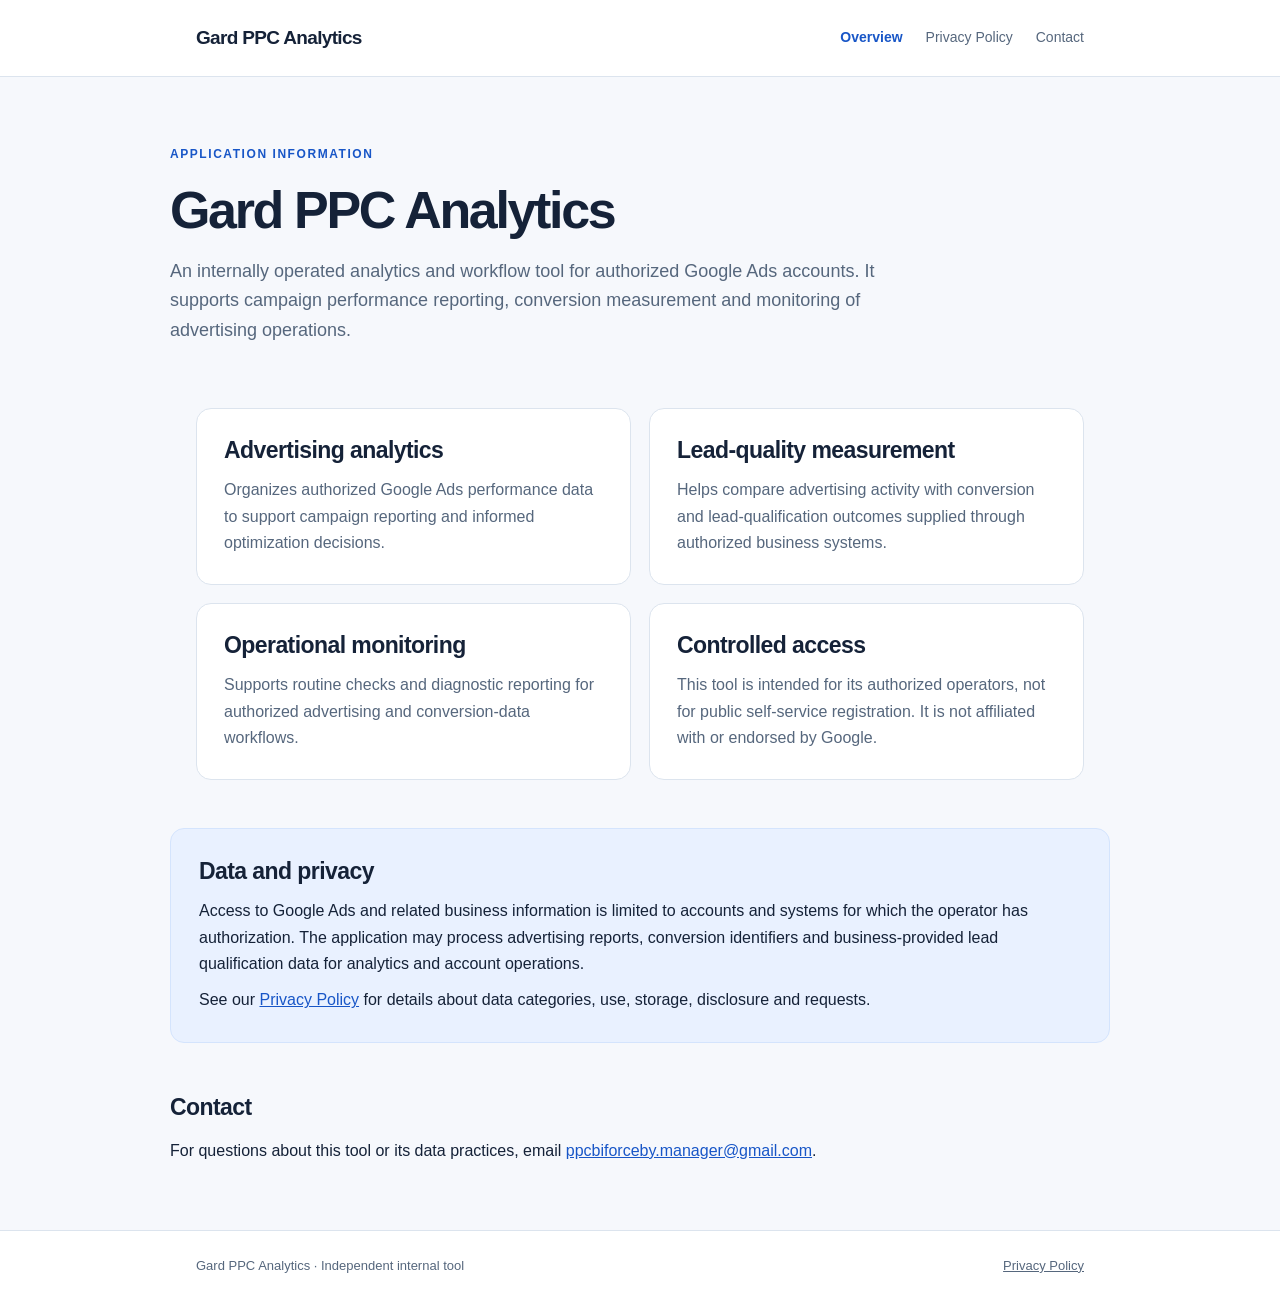
<file: index.html>
<!DOCTYPE html>
<html lang="en">
<head>
  <meta charset="utf-8">
  <meta name="viewport" content="width=device-width, initial-scale=1">
  <meta name="description" content="Gard PPC Analytics is an internally operated tool for authorized Google Ads reporting, conversion measurement and campaign monitoring.">
  <title>Gard PPC Analytics — Application Information</title>
  <link rel="stylesheet" href="/style.css">
  <link rel="canonical" href="https://ppcbiforcebynotification.github.io/">
</head>
<body>
  <header class="site-header"><div class="wrap header-inner">
    <a class="brand" href="/">Gard PPC Analytics</a>
    <nav class="nav" aria-label="Main navigation"><a href="/" aria-current="page">Overview</a><a href="/privacy.html">Privacy Policy</a><a href="mailto:ppcbiforceby.manager@gmail.com">Contact</a></nav>
  </div></header>
  <main>
    <section class="wrap hero">
      <div class="eyebrow">Application information</div>
      <h1>Gard PPC Analytics</h1>
      <p class="lead">An internally operated analytics and workflow tool for authorized Google Ads accounts. It supports campaign performance reporting, conversion measurement and monitoring of advertising operations.</p>
    </section>
    <section class="wrap" aria-label="Features">
      <div class="grid">
        <article class="card"><h2>Advertising analytics</h2><p>Organizes authorized Google Ads performance data to support campaign reporting and informed optimization decisions.</p></article>
        <article class="card"><h2>Lead-quality measurement</h2><p>Helps compare advertising activity with conversion and lead-qualification outcomes supplied through authorized business systems.</p></article>
        <article class="card"><h2>Operational monitoring</h2><p>Supports routine checks and diagnostic reporting for authorized advertising and conversion-data workflows.</p></article>
        <article class="card"><h2>Controlled access</h2><p>This tool is intended for its authorized operators, not for public self-service registration. It is not affiliated with or endorsed by Google.</p></article>
      </div>
    </section>
    <section class="wrap section"><div class="panel">
      <h2>Data and privacy</h2>
      <p>Access to Google Ads and related business information is limited to accounts and systems for which the operator has authorization. The application may process advertising reports, conversion identifiers and business-provided lead qualification data for analytics and account operations.</p>
      <p>See our <a href="/privacy.html">Privacy Policy</a> for details about data categories, use, storage, disclosure and requests.</p>
    </div></section>
    <section class="wrap section"><h2>Contact</h2><p>For questions about this tool or its data practices, email <a href="mailto:ppcbiforceby.manager@gmail.com">ppcbiforceby.manager@gmail.com</a>.</p></section>
  </main>
  <footer class="site-footer"><div class="wrap footer-inner"><span>Gard PPC Analytics · Independent internal tool</span><a href="/privacy.html">Privacy Policy</a></div></footer>
</body>
</html>
</file>
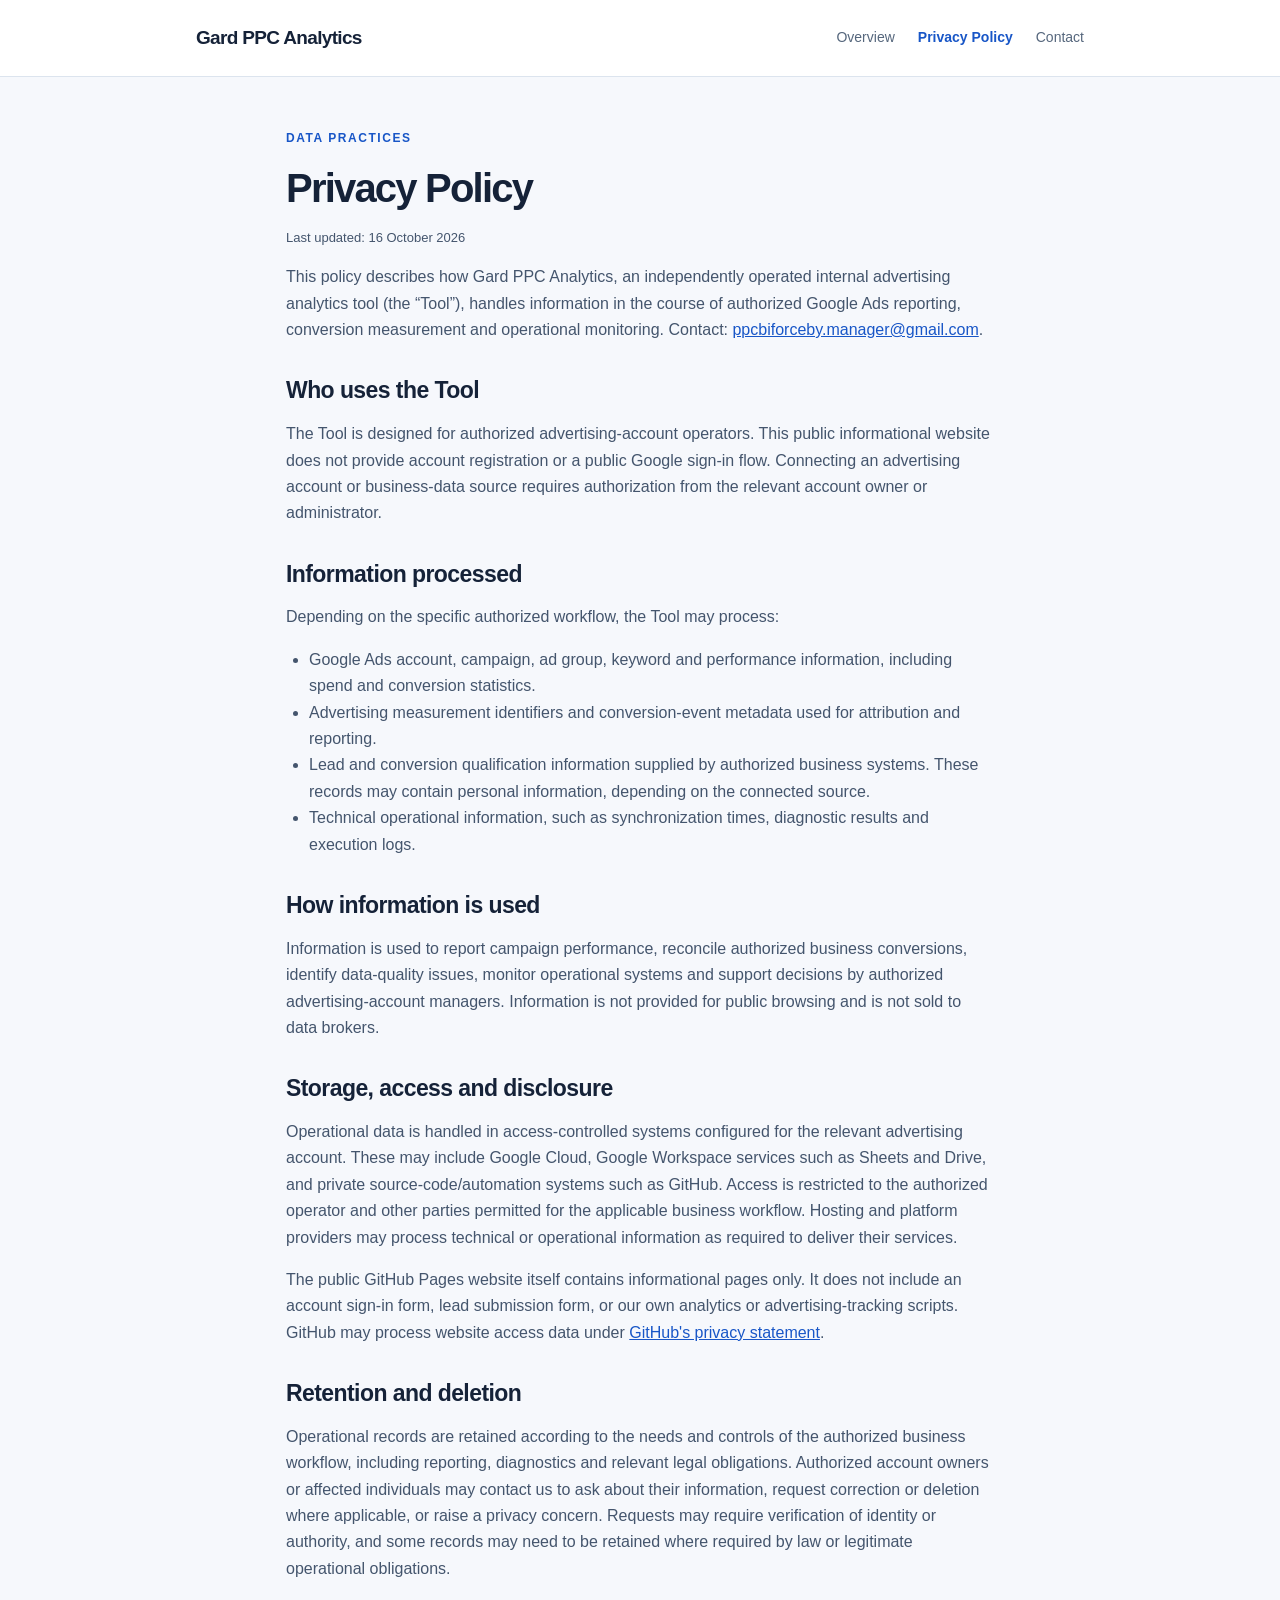
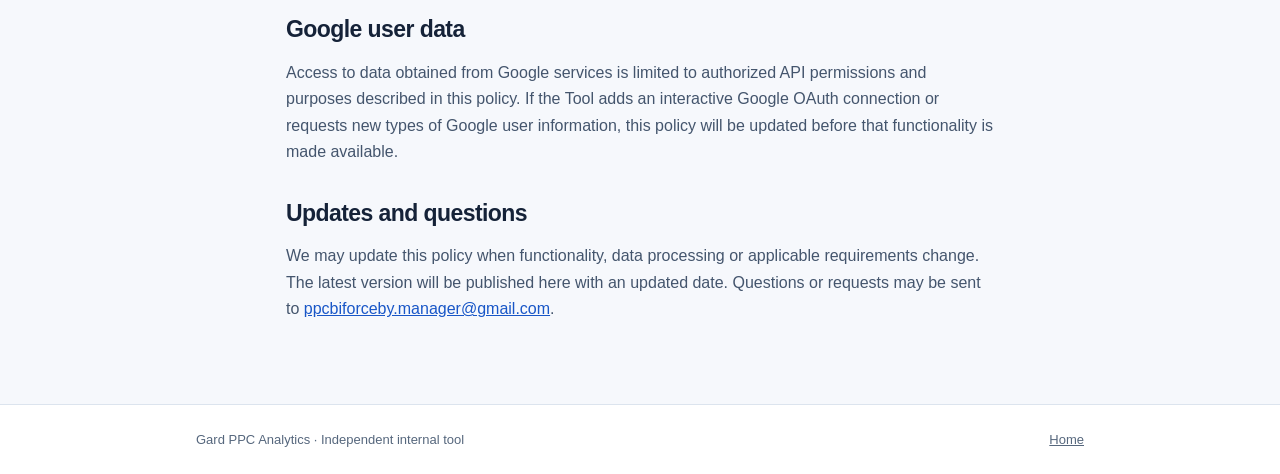
<file: privacy.html>
<!DOCTYPE html>
<html lang="en">
<head>
  <meta charset="utf-8">
  <meta name="viewport" content="width=device-width, initial-scale=1">
  <meta name="description" content="Privacy Policy for Gard PPC Analytics, an internally operated Google Ads reporting and conversion measurement tool.">
  <title>Privacy Policy — Gard PPC Analytics</title>
  <link rel="stylesheet" href="/style.css">
  <link rel="canonical" href="https://ppcbiforcebynotification.github.io/privacy.html">
</head>
<body>
  <header class="site-header"><div class="wrap header-inner">
    <a class="brand" href="/">Gard PPC Analytics</a>
    <nav class="nav" aria-label="Main navigation"><a href="/">Overview</a><a href="/privacy.html" aria-current="page">Privacy Policy</a><a href="mailto:ppcbiforceby.manager@gmail.com">Contact</a></nav>
  </div></header>
  <main class="wrap content">
    <div class="eyebrow">Data practices</div>
    <h1>Privacy Policy</h1>
    <p class="meta">Last updated: 16 October 2026</p>
    <p>This policy describes how Gard PPC Analytics, an independently operated internal advertising analytics tool (the “Tool”), handles information in the course of authorized Google Ads reporting, conversion measurement and operational monitoring. Contact: <a href="mailto:ppcbiforceby.manager@gmail.com">ppcbiforceby.manager@gmail.com</a>.</p>

    <h2>Who uses the Tool</h2>
    <p>The Tool is designed for authorized advertising-account operators. This public informational website does not provide account registration or a public Google sign-in flow. Connecting an advertising account or business-data source requires authorization from the relevant account owner or administrator.</p>

    <h2>Information processed</h2>
    <p>Depending on the specific authorized workflow, the Tool may process:</p>
    <ul>
      <li>Google Ads account, campaign, ad group, keyword and performance information, including spend and conversion statistics.</li>
      <li>Advertising measurement identifiers and conversion-event metadata used for attribution and reporting.</li>
      <li>Lead and conversion qualification information supplied by authorized business systems. These records may contain personal information, depending on the connected source.</li>
      <li>Technical operational information, such as synchronization times, diagnostic results and execution logs.</li>
    </ul>

    <h2>How information is used</h2>
    <p>Information is used to report campaign performance, reconcile authorized business conversions, identify data-quality issues, monitor operational systems and support decisions by authorized advertising-account managers. Information is not provided for public browsing and is not sold to data brokers.</p>

    <h2>Storage, access and disclosure</h2>
    <p>Operational data is handled in access-controlled systems configured for the relevant advertising account. These may include Google Cloud, Google Workspace services such as Sheets and Drive, and private source-code/automation systems such as GitHub. Access is restricted to the authorized operator and other parties permitted for the applicable business workflow. Hosting and platform providers may process technical or operational information as required to deliver their services.</p>
    <p>The public GitHub Pages website itself contains informational pages only. It does not include an account sign-in form, lead submission form, or our own analytics or advertising-tracking scripts. GitHub may process website access data under <a href="https://docs.github.com/en/site-policy/privacy-policies/github-general-privacy-statement" rel="noopener noreferrer">GitHub's privacy statement</a>.</p>

    <h2>Retention and deletion</h2>
    <p>Operational records are retained according to the needs and controls of the authorized business workflow, including reporting, diagnostics and relevant legal obligations. Authorized account owners or affected individuals may contact us to ask about their information, request correction or deletion where applicable, or raise a privacy concern. Requests may require verification of identity or authority, and some records may need to be retained where required by law or legitimate operational obligations.</p>

    <h2>Google user data</h2>
    <p>Access to data obtained from Google services is limited to authorized API permissions and purposes described in this policy. If the Tool adds an interactive Google OAuth connection or requests new types of Google user information, this policy will be updated before that functionality is made available.</p>

    <h2>Updates and questions</h2>
    <p>We may update this policy when functionality, data processing or applicable requirements change. The latest version will be published here with an updated date. Questions or requests may be sent to <a href="mailto:ppcbiforceby.manager@gmail.com">ppcbiforceby.manager@gmail.com</a>.</p>
  </main>
  <footer class="site-footer"><div class="wrap footer-inner"><span>Gard PPC Analytics · Independent internal tool</span><a href="/">Home</a></div></footer>
</body>
</html>
</file>
<file: style.css>
:root{color-scheme:light;--ink:#152238;--muted:#56677d;--blue:#1856c7;--line:#dce4ee;--paper:#f6f8fc;--white:#fff;--accent:#e9f1ff}*{box-sizing:border-box}body{margin:0;background:var(--paper);font:16px/1.65 -apple-system,BlinkMacSystemFont,"Segoe UI",Arial,sans-serif;color:var(--ink)}a{color:var(--blue)}a:hover{text-decoration:none}.wrap{max-width:940px;margin:0 auto;padding:0 26px}.site-header{background:#fff;border-bottom:1px solid var(--line)}.header-inner{min-height:76px;display:flex;align-items:center;justify-content:space-between;gap:18px}.brand{font-size:19px;font-weight:750;letter-spacing:-.035em;color:var(--ink);text-decoration:none}.nav{display:flex;gap:23px;flex-wrap:wrap;font-size:14px}.nav a{color:var(--muted);text-decoration:none}.nav a[aria-current=page]{color:var(--blue);font-weight:700}.hero{padding:68px 0 39px}.eyebrow{text-transform:uppercase;letter-spacing:.13em;font-size:12px;font-weight:760;color:var(--blue)}h1{font-size:clamp(34px,5vw,52px);line-height:1.15;letter-spacing:-.045em;margin:16px 0}h2{font-size:23px;letter-spacing:-.025em;line-height:1.25;margin:0 0 13px}h3{font-size:17px;margin:0 0 8px}.lead{font-size:18px;max-width:710px;color:var(--muted);margin:0}.grid{display:grid;grid-template-columns:repeat(2,minmax(0,1fr));gap:18px;margin:23px 0 48px}.card{border:1px solid var(--line);background:var(--white);border-radius:15px;padding:27px}.card p{margin:0;color:var(--muted)}.section{padding:0 0 50px}.panel{padding:28px;border-radius:14px;background:var(--accent);border:1px solid #d4e4fd}.panel p{margin:0 0 10px}.panel p:last-child{margin:0}.content{max-width:760px;padding-top:52px;padding-bottom:65px}.content h2{margin:33px 0 12px}.content h1{font-size:40px}.content p,.content li{color:#44556d}.content ul{padding-left:23px}.meta{font-size:13px;color:var(--muted)}.site-footer{border-top:1px solid var(--line);background:#fff;padding:24px 0;color:var(--muted);font-size:13px}.footer-inner{display:flex;justify-content:space-between;gap:15px;flex-wrap:wrap}.footer-inner a{color:var(--muted)}@media(max-width:650px){.header-inner{align-items:flex-start;flex-direction:column;padding-top:18px;padding-bottom:18px;gap:6px}.hero{padding-top:45px}.grid{grid-template-columns:1fr}.card{padding:21px}.content{padding-top:37px}.content h1{font-size:34px}}
</file>
